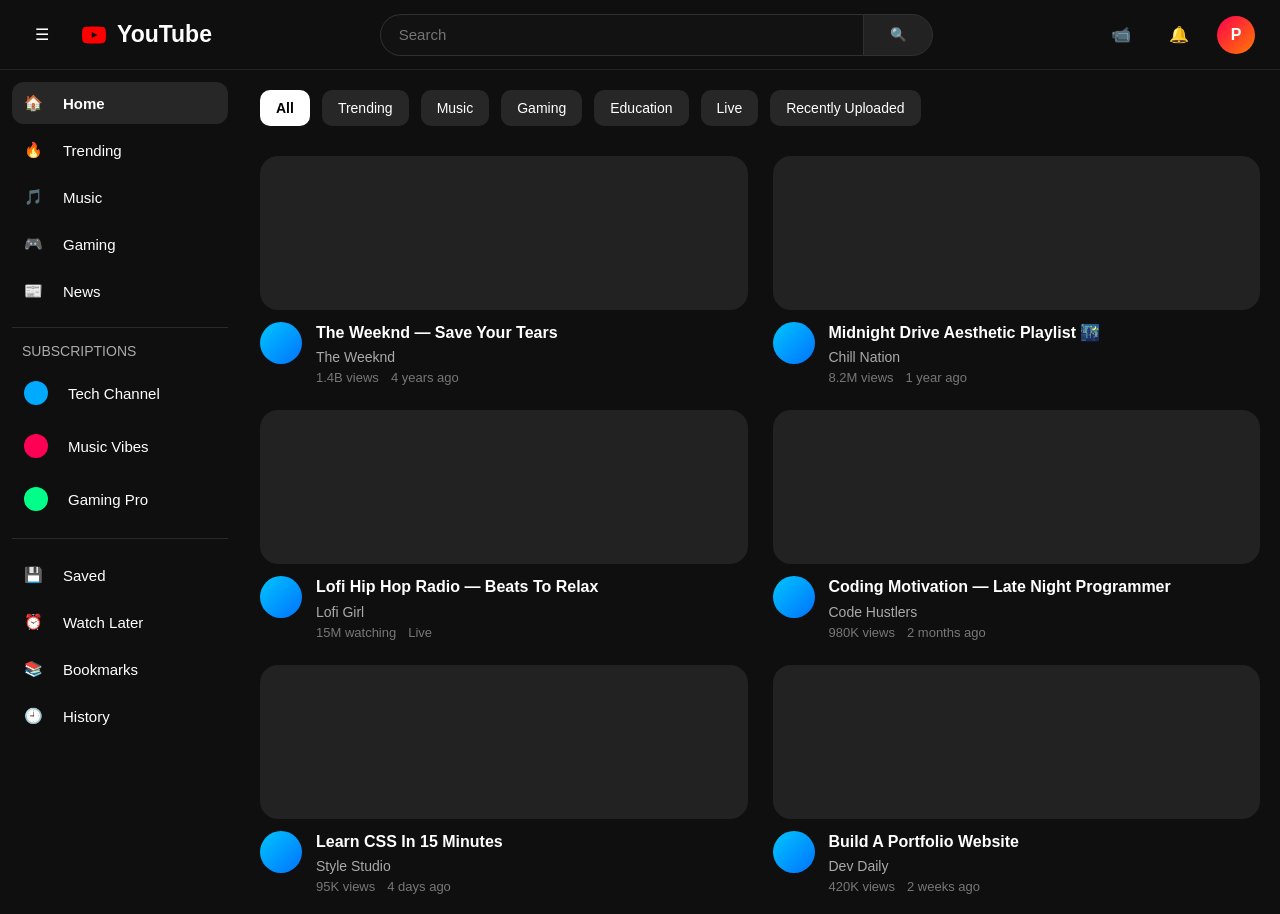
<file: index.html>
<!DOCTYPE html>
<html lang="en">
<head>
  <meta charset="UTF-8" />
  <meta name="viewport" content="width=device-width, initial-scale=1.0"/>
  <title>YouTube Clone</title>
  <link rel="stylesheet" href="project2.css">
</head>

<body>

<!-- HEADER -->

<header>

  <div class="header-left">

    <div class="menu">
      ☰
    </div>

    <a href="#" class="logo" style="text-decoration: none;">
      <svg xmlns="http://www.w3.org/2000/svg"
      width="34"
      height="24"
      viewBox="0 0 24 24"
      fill="currentColor">

      <path d="M23.499 6.203a3.01 3.01 0 0 0-2.118-2.118C19.571 3.5 12 3.5 12 3.5s-7.571 0-9.381.585A3.01 3.01 0 0 0 .5 6.203 31.97 31.97 0 0 0 0 12a31.97 31.97 0 0 0 .5 5.797 3.01 3.01 0 0 0 2.119 2.118C4.429 20.5 12 20.5 12 20.5s7.571 0 9.381-.585a3.01 3.01 0 0 0 2.118-2.118A31.97 31.97 0 0 0 24 12a31.97 31.97 0 0 0-.501-5.797zM9.75 15.02V8.98L15.5 12l-5.75 3.02z"/>
      </svg>

      <span>YouTube</span>
    </a>

  </div>

  <!-- SEARCH -->

  <div class="search-container">

    <input type="text"
    class="search-input"
    placeholder="Search">

    <button class="search-btn">
      🔍
    </button>

  </div>

  <!-- RIGHT -->

  <div class="header-right">

    <div class="header-icon">📹</div>
    <div class="header-icon">🔔</div>

    <div class="user-avatar">P</div>

  </div>

</header>

<!-- MAIN CONTAINER -->

<div class="container">

  <!-- SIDEBAR -->

  <aside class="sidebar">

    <a href="#" class="sidebar-item active">
      <span>🏠</span>
      <span>Home</span>
    </a>

    <a href="#" class="sidebar-item">
      <span>🔥</span>
      <span>Trending</span>
    </a>

    <a href="#" class="sidebar-item">
      <span>🎵</span>
      <span>Music</span>
    </a>

    <a href="#" class="sidebar-item">
      <span>🎮</span>
      <span>Gaming</span>
    </a>

    <a href="#" class="sidebar-item">
      <span>📰</span>
      <span>News</span>
    </a>

    <div class="sidebar-divider"></div>

    <div class="sidebar-section-title">
      SUBSCRIPTIONS
    </div>

    <a href="#" class="sidebar-item">
      <div style="width:24px;height:24px;background:#00aaff;border-radius:50%;"></div>
      <span>Tech Channel</span>
    </a>

    <a href="#" class="sidebar-item">
      <div style="width:24px;height:24px;background:#ff0055;border-radius:50%;"></div>
      <span>Music Vibes</span>
    </a>

    <a href="#" class="sidebar-item">
      <div style="width:24px;height:24px;background:#00ff88;border-radius:50%;"></div>
      <span>Gaming Pro</span>
    </a>

    <div class="sidebar-divider"></div>

    <a href="#" class="sidebar-item">
      <span>💾</span>
      <span>Saved</span>

    <a href="#" class="sidebar-item">
      <span>⏰</span>
      <span>Watch Later</span>
    </a>

    <a href="#" class="sidebar-item">
      <span>📚</span>
      <span>Bookmarks</span>
    </a>

    <a href="#" class="sidebar-item">
      <span>🕘</span>
      <span>History</span>
    </a>

  </aside>

  <!-- MAIN CONTENT -->

  <main class="main-content">

    <!-- FILTERS -->

    <div class="content-header">

      <div class="filter-chip active">All</div>
      <div class="filter-chip">Trending</div>
      <div class="filter-chip">Music</div>
      <div class="filter-chip">Gaming</div>
      <div class="filter-chip">Education</div>
      <div class="filter-chip">Live</div>
      <div class="filter-chip">Recently Uploaded</div>

    </div>

    <div class="video-grid">

  <!-- VIDEO 1 -->

  <div class="video-card">
    <div class="item">
      <iframe
      src="https://www.youtube.com/embed/XXYlFuWEuKI"
      title="Save Your Tears"
      allowfullscreen>
      </iframe>
    </div>

    <div class="video-info">

      <div class="channel-avatar"></div>

      <div class="video-details">

        <div class="video-title">
          The Weeknd — Save Your Tears
        </div>

        <div class="video-channel">
          The Weeknd
        </div>

        <div class="video-stats">
          <span>1.4B views</span>
          <span>4 years ago</span>
        </div>

      </div>

    </div>
  </div>

  <!-- VIDEO 2 -->

  <div class="video-card">
    <div class="item">
      <iframe
      src="https://www.youtube.com/embed/qYl6RanxxD8"
      title="Night Drive Playlist"
      allowfullscreen>
      </iframe>
    </div>

    <div class="video-info">

      <div class="channel-avatar"></div>

      <div class="video-details">

        <div class="video-title">
          Midnight Drive Aesthetic Playlist 🌃
        </div>

        <div class="video-channel">
          Chill Nation
        </div>

        <div class="video-stats">
          <span>8.2M views</span>
          <span>1 year ago</span>
        </div>

      </div>

    </div>
  </div>

  <!-- VIDEO 3 -->

  <div class="video-card">
    <div class="item">
      <iframe
      src="https://www.youtube.com/embed/jfKfPfyJRdk"
      title="Lofi Girl"
      allowfullscreen>
      </iframe>
    </div>

    <div class="video-info">

      <div class="channel-avatar"></div>

      <div class="video-details">

        <div class="video-title">
          Lofi Hip Hop Radio — Beats To Relax
        </div>

        <div class="video-channel">
          Lofi Girl
        </div>

        <div class="video-stats">
          <span>15M watching</span>
          <span>Live</span>
        </div>

      </div>

    </div>
  </div>

  <!-- VIDEO 4 -->

  <div class="video-card">
    <div class="item">
      <iframe
      src="https://www.youtube.com/embed/zOjov-2OZ0E"
      title="Coding Motivation"
      allowfullscreen>
      </iframe>
    </div>

    <div class="video-info">

      <div class="channel-avatar"></div>

      <div class="video-details">

        <div class="video-title">
          Coding Motivation — Late Night Programmer
        </div>

        <div class="video-channel">
          Code Hustlers
        </div>

        <div class="video-stats">
          <span>980K views</span>
          <span>2 months ago</span>
        </div>

      </div>

    </div>
  </div>

  <!-- VIDEO 5 -->

  <div class="video-card">
    <div class="item">
      <iframe
      src="https://www.youtube.com/embed/yfoY53QXEnI"
      title="CSS Tutorial"
      allowfullscreen>
      </iframe>
    </div>

    <div class="video-info">

      <div class="channel-avatar"></div>

      <div class="video-details">

        <div class="video-title">
          Learn CSS In 15 Minutes
        </div>

        <div class="video-channel">
          Style Studio
        </div>

        <div class="video-stats">
          <span>95K views</span>
          <span>4 days ago</span>
        </div>

      </div>

    </div>
  </div>

  <!-- VIDEO 6 -->

  <div class="video-card">
    <div class="item">
      <iframe
      src="https://www.youtube.com/embed/8gNrZ4lAnAw"
      title="Portfolio Website"
      allowfullscreen>
      </iframe>
    </div>

    <div class="video-info">

      <div class="channel-avatar"></div>

      <div class="video-details">

        <div class="video-title">
          Build A Portfolio Website
        </div>

        <div class="video-channel">
          Dev Daily
        </div>

        <div class="video-stats">
          <span>420K views</span>
          <span>2 weeks ago</span>
        </div>

      </div>

    </div>
  </div>

</div>

</body>
</html>
</file>
<file: project2.css>
*{
    margin: 0;
    padding: 0;
    box-sizing: border-box;
}

body{
    font-family: Arial, Helvetica, sans-serif;
    background-color: #0f0f0f;
    color: white;
    overflow-x: hidden;
}

/* HEADER */

header{
    position: sticky;
    top: 0;
    z-index: 100;
    height: 70px;
    background-color: #0f0f0f;
    display: flex;
    align-items: center;
    justify-content: space-between;
    padding: 0 25px;
    border-bottom: 1px solid #222;
}

.header-left{
    display: flex;
    align-items: center;
    gap: 18px;
}

.menu{
    cursor: pointer;
    padding: 10px;
    border-radius: 50%;
    transition: 0.3s;
}

.menu:hover{
    background-color: #222;
}

.logo{
    display: flex;
    align-items: center;
    gap: 6px;
    color: white;
    font-size: 23px;
    font-weight: bold;
}

.logo svg{
    color: red;
}

/* SEARCH BAR */

.search-container{
    width: 45%;
    display: flex;
    align-items: center;
}

.search-input{
    flex: 1;
    height: 42px;
    padding: 0 18px;
    border: 1px solid #303030;
    border-right: none;
    border-radius: 30px 0 0 30px;
    background-color: #121212;
    color: white;
    font-size: 15px;
    outline: none;
}

.search-input:focus{
    border: 1px solid #3ea6ff;
}

.search-btn{
    width: 70px;
    height: 42px;
    border: 1px solid #303030;
    border-radius: 0 30px 30px 0;
    background-color: #222;
    color: white;
    cursor: pointer;
    transition: 0.3s;
}

.search-btn:hover{
    background-color: #333;
}

/* RIGHT HEADER */

.header-right{
    display: flex;
    align-items: center;
    gap: 18px;
}

.header-icon{
    cursor: pointer;
    padding: 10px;
    border-radius: 50%;
    transition: 0.3s;
}

.header-icon:hover{
    background-color: #222;
}

.user-avatar{
    width: 38px;
    height: 38px;
    border-radius: 50%;
    background: linear-gradient(135deg,#ff004f,#ff7a00);
    display: flex;
    align-items: center;
    justify-content: center;
    font-weight: bold;
    cursor: pointer;
}

/* MAIN LAYOUT */

.container{
    display: flex;
}

/* SIDEBAR */

.sidebar{
    width: 240px;
    height: calc(100vh - 70px);
    overflow-y: auto;
    position: sticky;
    top: 70px;
    background-color: #0f0f0f;
    padding: 12px;
}

.sidebar::-webkit-scrollbar{
    width: 7px;
}

.sidebar::-webkit-scrollbar-thumb{
    background: #333;
    border-radius: 20px;
}

.sidebar-item{
    display: flex;
    align-items: center;
    gap: 20px;
    text-decoration: none;
    color: white;
    padding: 12px;
    border-radius: 12px;
    margin-bottom: 5px;
    transition: 0.3s;
    font-size: 15px;
}

.sidebar-item:hover{
    background-color: #272727;
    transform: translateX(4px);
}

.sidebar-item.active{
    background-color: #272727;
    font-weight: bold;
}

.sidebar-divider{
    height: 1px;
    background-color: #2a2a2a;
    margin: 15px 0;
}

.sidebar-section-title{
    font-size: 14px;
    color: #aaaaaa;
    margin-bottom: 10px;
    padding-left: 10px;
}

/* MAIN CONTENT */

.main-content{
    flex: 1;
    padding: 20px;
}

/* FILTER CHIPS */

.content-header{
    display: flex;
    gap: 12px;
    overflow-x: auto;
    margin-bottom: 25px;
    padding-bottom: 5px;
}

.content-header::-webkit-scrollbar{
    display: none;
}

.filter-chip{
    background-color: #272727;
    padding: 10px 16px;
    border-radius: 10px;
    white-space: nowrap;
    cursor: pointer;
    transition: 0.3s;
    font-size: 14px;
}

.filter-chip:hover{
    background-color: #3f3f3f;
}

.filter-chip.active{
    background-color: white;
    color: black;
    font-weight: bold;
}

/* VIDEO GRID */

.video-grid{
    display: grid;
    grid-template-columns: repeat(auto-fit,minmax(320px,1fr));
    gap: 25px;
}

/* VIDEO CARD */

.video-card{
    transition: 0.3s;
    cursor: pointer;
}

.video-card:hover{
    transform: translateY(-6px);
}

.item{
    border-radius: 18px;
    overflow: hidden;
    background-color: #222;
}

.item iframe{
    width: 100%;
    border: none;
}

/* VIDEO INFO */

.video-info{
    display: flex;
    gap: 14px;
    margin-top: 12px;
}

.channel-avatar{
    width: 42px;
    height: 42px;
    border-radius: 50%;
    background: linear-gradient(135deg,#00c6ff,#0072ff);
    flex-shrink: 0;
}

.video-details{
    display: flex;
    flex-direction: column;
    gap: 5px;
}

.video-title{
    font-size: 16px;
    font-weight: 600;
    line-height: 1.4;
}

.video-channel{
    color: #aaaaaa;
    font-size: 14px;
}

.video-stats{
    display: flex;
    gap: 12px;
    color: #777;
    font-size: 13px;
}

/* RESPONSIVE */

@media(max-width: 900px){

    .sidebar{
        width: 85px;
    }

    .sidebar-item span,
    .sidebar-section-title{
        display: none;
    }

    .sidebar-item{
        justify-content: center;
    }

    .search-container{
        width: 55%;
    }
}

@media(max-width: 650px){

    .search-container{
        display: none;
    }

    .sidebar{
        display: none;
    }

    .main-content{
        padding: 15px;
    }

    .video-grid{
        grid-template-columns: 1fr;
    }
}
</file>
